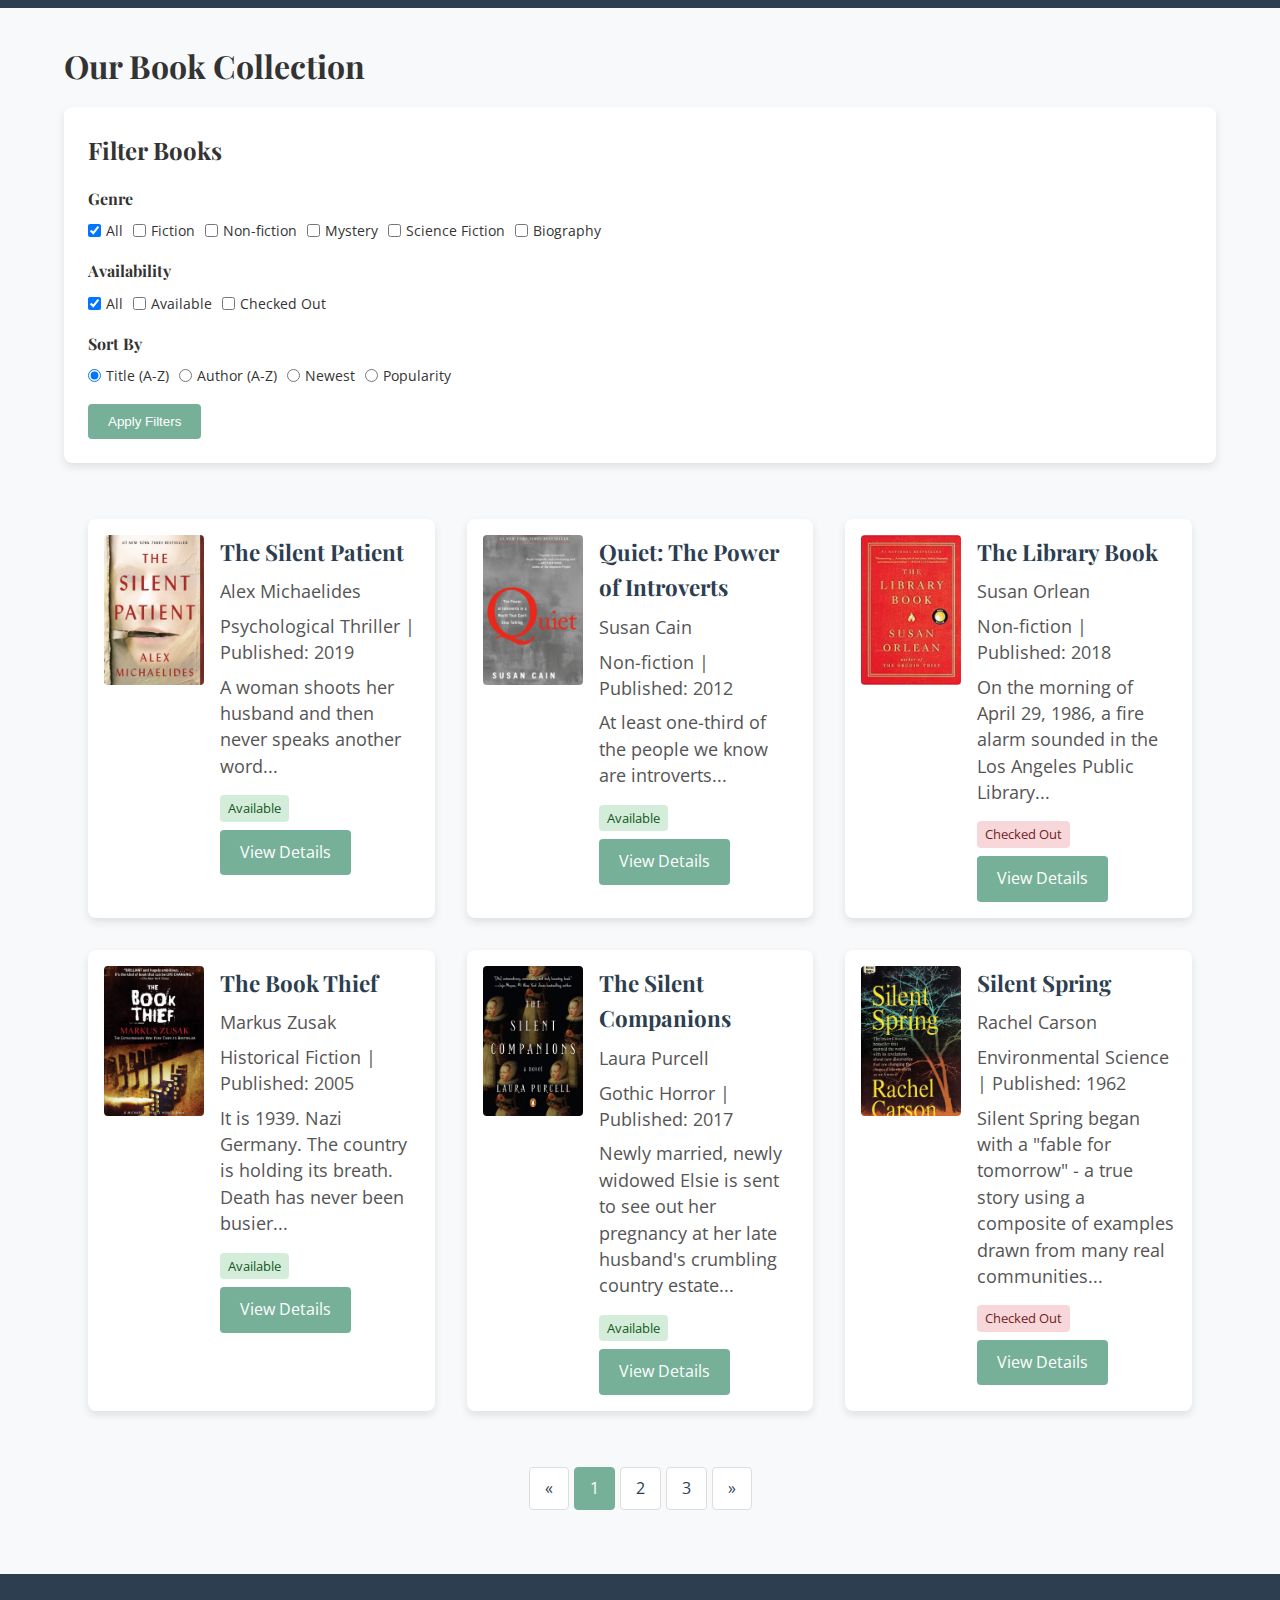
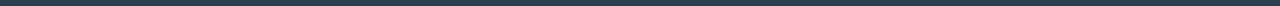
<file: pages/books-list.html>
<!DOCTYPE html>
<html lang="en">
<head>
    <meta charset="UTF-8">
    <meta name="viewport" content="width=device-width, initial-scale=1.0">
    <title>Silent Library - Books</title>
    <link href="https://fonts.googleapis.com/css2?family=Playfair+Display:wght@400;700&family=Open+Sans:wght@400;600&display=swap" rel="stylesheet">
    <link rel="stylesheet" href="https://cdnjs.cloudflare.com/ajax/libs/font-awesome/6.4.0/css/all.min.css">
    <link rel="stylesheet" href="../styles/style.css">
    <script src="https://code.jquery.com/jquery-3.7.1.min.js" integrity="sha256-/JqT3SQfawRcv/BIHPThkBvs0OEvtFFmqPF/lYI/Cxo=" crossorigin="anonymous"></script>
    <link href="https://cdn.jsdelivr.net/npm/bootstrap@5.3.7/dist/css/bootstrap.min.css" rel="stylesheet" integrity="sha384-LN+7fdVzj6u52u30Kp6M/trliBMCMKTyK833zpbD+pXdCLuTusPj697FH4R/5mcr" crossorigin="anonymous">

    <!-- Common header and footer-->
    <script>
        $(document).ready(function(){
            $('header').load("../pages/header.html");
            $('footer').load("../pages/footer.html");
        })
    </script>
</head>

<body>
    <!-- Header -->
    <header class="clearfix">

    </header>


    <!-- Main Content -->
    <main class="container" style="padding: 2rem 0;">
        <h1>Our Book Collection</h1>
        
        <!-- Filters -->
        <div class="book-filters">
            <h2>Filter Books</h2>
            <div class="filter-group">
                <h4>Genre</h4>
                <div class="filter-options">
                    <label><input type="checkbox" checked> All</label>
                    <label><input type="checkbox"> Fiction</label>
                    <label><input type="checkbox"> Non-fiction</label>
                    <label><input type="checkbox"> Mystery</label>
                    <label><input type="checkbox"> Science Fiction</label>
                    <label><input type="checkbox"> Biography</label>
                </div>
            </div>
            
            <div class="filter-group">
                <h4>Availability</h4>
                <div class="filter-options">
                    <label><input type="checkbox" checked> All</label>
                    <label><input type="checkbox"> Available</label>
                    <label><input type="checkbox"> Checked Out</label>
                </div>
            </div>
            
            <div class="filter-group">
                <h4>Sort By</h4>
                <div class="filter-options">
                    <label><input type="radio" name="sort" checked> Title (A-Z)</label>
                    <label><input type="radio" name="sort"> Author (A-Z)</label>
                    <label><input type="radio" name="sort"> Newest</label>
                    <label><input type="radio" name="sort"> Popularity</label>
                </div>
            </div>
            
            <button class="btn">Apply Filters</button>
        </div>
        
        <!-- Book List -->
        <div class="book-list">
            <div class="book-list-item">
                <a href="../pages/book-details-TheSilentPatient.html" class="book-image-link">
                    <img src="../images/Book-TheSilentPatient.jpg" alt="The Silent Patient">
                </a>
                <div class="book-list-info">
                    <h3>The Silent Patient</h3>
                    <p>Alex Michaelides</p>
                    <p>Psychological Thriller | Published: 2019</p>
                    <p>A woman shoots her husband and then never speaks another word...</p>
                    <span class="book-status available">Available</span>
                    <a href="../pages/book-details-TheSilentPatient.html" class="btn" style="margin-top: 0.5rem; display: inline-block;">View Details</a>
                </div>
            </div>
            
            <div class="book-list-item">
                <a href="../pages/book-details-QuietThePowerOfIntroverts.html" class="book-image-link">
                    <img src="../images/Book-QuietThePowerOfIntroverts.jpg" alt="Quiet: The Power of Introverts">
                </a>
                <div class="book-list-info">
                    <h3>Quiet: The Power of Introverts</h3>
                    <p>Susan Cain</p>
                    <p>Non-fiction | Published: 2012</p>
                    <p>At least one-third of the people we know are introverts...</p>
                    <span class="book-status available">Available</span>
                    <a href="../pages/book-details-QuietThePowerOfIntroverts.html" class="btn" style="margin-top: 0.5rem; display: inline-block;">View Details</a>
                </div>
            </div>
            
            <div class="book-list-item">
                <a href="../pages/book-details-TheLibraryBook.html" class="book-image-link">
                    <img src="../images/Book-TheLibraryBook.jpg" alt="The Library Book">
                </a>
                <div class="book-list-info">
                    <h3>The Library Book</h3>
                    <p>Susan Orlean</p>
                    <p>Non-fiction | Published: 2018</p>
                    <p>On the morning of April 29, 1986, a fire alarm sounded in the Los Angeles Public Library...</p>
                    <span class="book-status unavailable">Checked Out</span>
                    <a href="../pages/book-details-TheLibraryBook.html" class="btn" style="margin-top: 0.5rem; display: inline-block;">View Details</a>
                </div>
            </div>
            
            <div class="book-list-item">
                <img src="../images/Book-TheBookThief.jpg" alt="The Book Thief">
                <div class="book-list-info">
                    <h3>The Book Thief</h3>
                    <p>Markus Zusak</p>
                    <p>Historical Fiction | Published: 2005</p>
                    <p>It is 1939. Nazi Germany. The country is holding its breath. Death has never been busier...</p>
                    <span class="book-status available">Available</span>
                    <a href="#" class="btn" style="margin-top: 0.5rem; display: inline-block;">View Details</a>
                </div>
            </div>
            
            <div class="book-list-item">
                <img src="../images/Book-TheSilentCompanions.jpg" alt="The Silent Companions">
                <div class="book-list-info">
                    <h3>The Silent Companions</h3>
                    <p>Laura Purcell</p>
                    <p>Gothic Horror | Published: 2017</p>
                    <p>Newly married, newly widowed Elsie is sent to see out her pregnancy at her late husband's crumbling country estate...</p>
                    <span class="book-status available">Available</span>
                    <a href="#" class="btn" style="margin-top: 0.5rem; display: inline-block;">View Details</a>
                </div>
            </div>
            
            <div class="book-list-item">
                <img src="../images/Book-SilentSpring.jpg" alt="Silent Spring">
                <div class="book-list-info">
                    <h3>Silent Spring</h3>
                    <p>Rachel Carson</p>
                    <p>Environmental Science | Published: 1962</p>
                    <p>Silent Spring began with a "fable for tomorrow" - a true story using a composite of examples drawn from many real communities...</p>
                    <span class="book-status unavailable">Checked Out</span>
                    <a href="#" class="btn" style="margin-top: 0.5rem; display: inline-block;">View Details</a>
                </div>
            </div>
        </div>
        
        <!-- Pagination -->
        <div class="pagination">
            <a href="#">&laquo;</a>
            <a href="#" class="active">1</a>
            <a href="#">2</a>
            <a href="#">3</a>
            <a href="#">&raquo;</a>
        </div>
    </main>

    <!-- Footer -->
    <footer>

    </footer>

    <script>
        // Mobile menu toggle
        const mobileMenuBtn = document.querySelector('.mobile-menu-btn');
        const nav = document.querySelector('nav ul');
        
        mobileMenuBtn.addEventListener('click', () => {
            nav.style.display = nav.style.display === 'flex' ? 'none' : 'flex';
        });
        
        // Responsive adjustments
        function handleResize() {
            if (window.innerWidth > 768) {
                nav.style.display = 'flex';
            } else {
                nav.style.display = 'none';
            }
        }
        
        window.addEventListener('resize', handleResize);
        handleResize(); // Initialize
    </script>
</body>
</html>
</file>
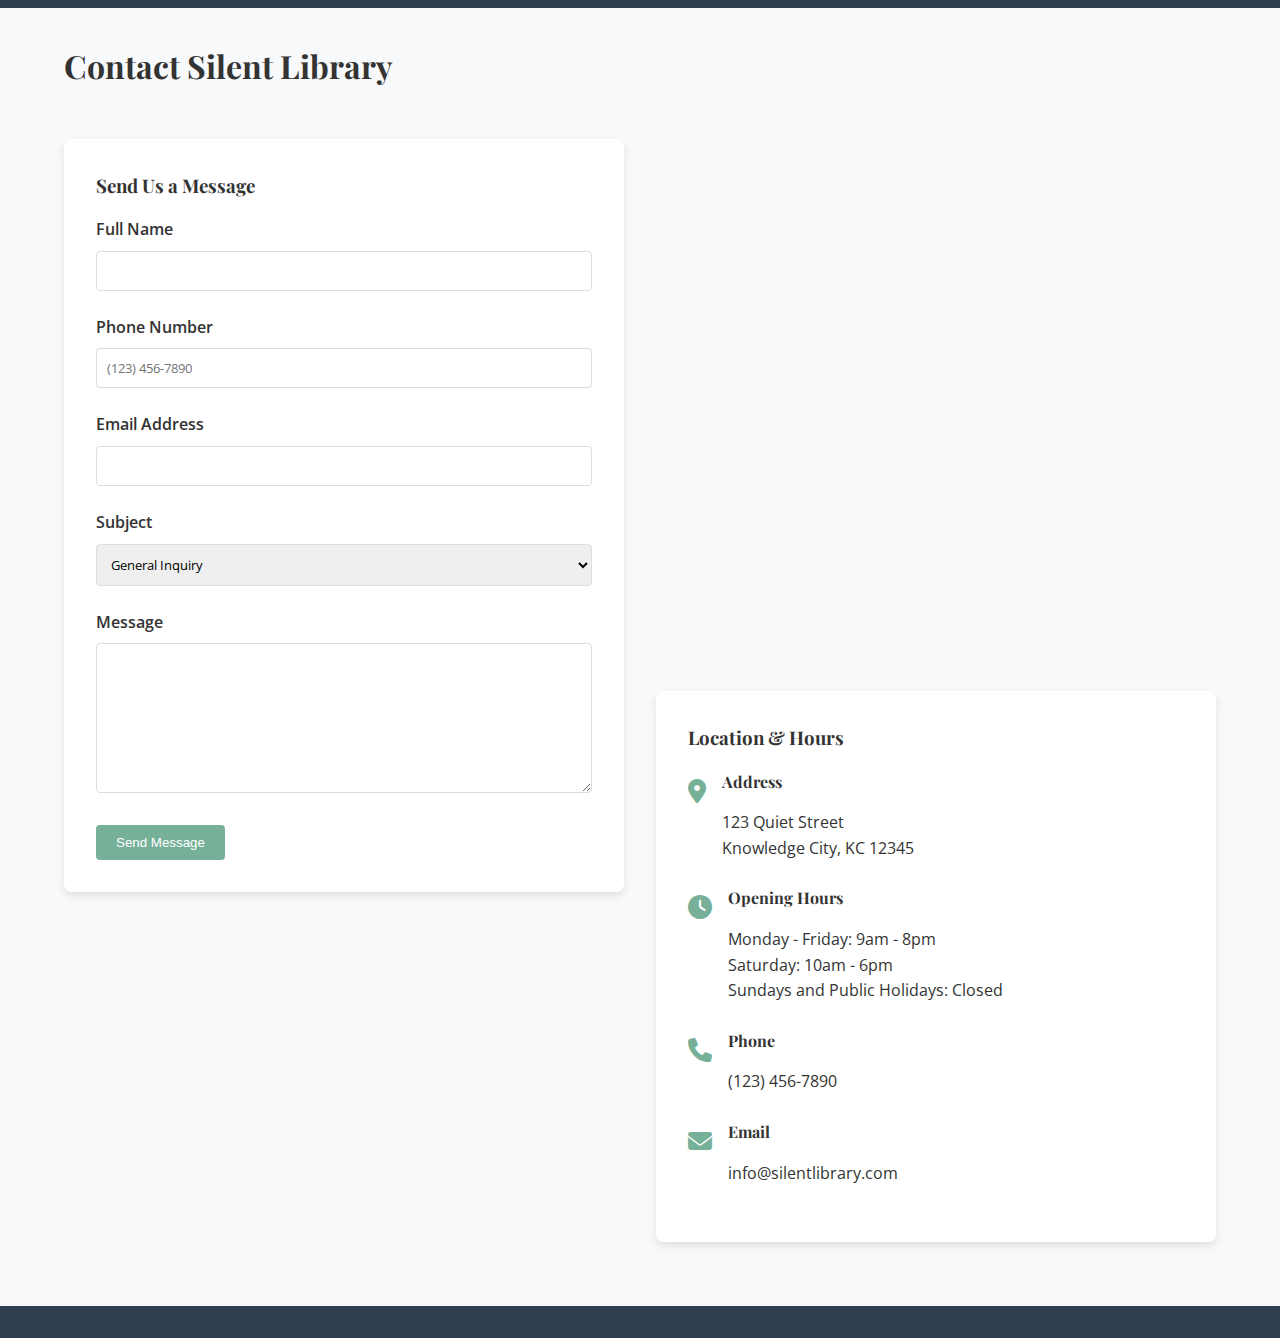
<file: pages/contact.html>
<!DOCTYPE html>
<html lang="en">
<head>
    <meta charset="UTF-8">
    <meta name="viewport" content="width=device-width, initial-scale=1.0">
    <title>Contact Us | Silent Library</title>
    <link href="https://fonts.googleapis.com/css2?family=Playfair+Display:wght@400;700&family=Open+Sans:wght@400;600&display=swap" rel="stylesheet">
    <link rel="stylesheet" href="https://cdnjs.cloudflare.com/ajax/libs/font-awesome/6.4.0/css/all.min.css">
    <link rel="stylesheet" href="../styles/style.css">
    <script src="https://code.jquery.com/jquery-3.7.1.min.js" integrity="sha256-/JqT3SQfawRcv/BIHPThkBvs0OEvtFFmqPF/lYI/Cxo=" crossorigin="anonymous"></script>
    <link href="https://cdn.jsdelivr.net/npm/bootstrap@5.3.7/dist/css/bootstrap.min.css" rel="stylesheet" integrity="sha384-LN+7fdVzj6u52u30Kp6M/trliBMCMKTyK833zpbD+pXdCLuTusPj697FH4R/5mcr" crossorigin="anonymous">

    <!-- Common header and footer-->
    <script>
        $(document).ready(function(){
            $('header').load("../pages/header.html");
            $('footer').load("../pages/footer.html");
        })
    </script>

    <style>
        /* Additional styles for the new layout */
        .contact-layout {
            display: grid;
            grid-template-columns: 1fr 1fr;
            gap: 2rem;
        }
        
        .contact-form-section {
            grid-column: 1;
        }
        
        .right-column {
            grid-column: 2;
            display: grid;
            grid-template-rows: 1fr 1fr;
            gap: 2rem;
        }
        
        .contact-map {
            height: 100%;
            min-height: 300px;
        }
        
        .contact-info-section {
            background-color: white;
            padding: 2rem;
            border-radius: 8px;
            box-shadow: 0 4px 8px rgba(0, 0, 0, 0.1);
        }
        
        @media (max-width: 768px) {
            .contact-layout {
                grid-template-columns: 1fr;
            }
            
            .contact-form-section, .right-column {
                grid-column: 1;
            }
            
            .right-column {
                grid-template-rows: auto auto;
            }
        }
    </style>
</head>
<body>
    <!-- Header -->
    <header class="clearfix">

    </header>

    <!-- Main Content -->
    <main class="container" style="padding: 2rem 0;">
        <h1>Contact Silent Library</h1>
        
        <div class="contact-layout">
            <!-- Left Column - Contact Form -->
            <div class="contact-form-section">
                <div class="contact-form">
                    <h3 id="contact-form">Send Us a Message</h3>
                    <form>
                        <div class="form-group">
                            <label for="name">Full Name</label>
                            <input type="text" id="name" name="name" required>
                        </div>
                        
                        <div class="form-group">
                            <label for="phone">Phone Number</label>
                            <input type="tel" id="phone" name="phone" placeholder="(123) 456-7890">
                        </div>

                        <div class="form-group">
                            <label for="email">Email Address</label>
                            <input type="email" id="email" name="email" required>
                        </div>
                        
                        <div class="form-group">
                            <label for="subject">Subject</label>
                            <select id="subject" name="subject">
                                <option value="general">General Inquiry</option>
                                <option value="membership">Membership Question</option>
                                <option value="event">Event Information</option>
                                <option value="donation">Book Donation</option>
                                <option value="feedback">Feedback/Suggestion</option>
                                <option value="other">Other</option>
                            </select>
                        </div>
                        
                        <div class="form-group">
                            <label for="message">Message</label>
                            <textarea id="message" name="message" required></textarea>
                        </div>
                        
                        <button type="submit" class="btn">Send Message</button>
                    </form>
                </div>
            </div>
            
            <!-- Right Column -->
            <div class="right-column">
                <!-- Top Right - Map -->
                <div class="contact-map">
                    <iframe src="https://www.google.com/maps/embed?pb=!1m18!1m12!1m3!1d3022.21520917933!2d-73.9878449241646!3d40.74844047138972!2m3!1f0!2f0!3f0!3m2!1i1024!2i768!4f13.1!3m3!1m2!1s0x89c259a9b3117469%3A0xd134e199a405a163!2sEmpire%20State%20Building!5e0!3m2!1sen!2sus!4v1689875005283!5m2!1sen!2sus" width="100%" height="100%" style="border:0; border-radius: 8px;" allowfullscreen="" loading="lazy" referrerpolicy="no-referrer-when-downgrade"></iframe>
                </div>
                
                <!-- Bottom Right - Contact Info -->
                <div class="contact-info-section" id="location">
                    <h3>Location & Hours</h3>
                    
                    <div class="contact-item">
                        <div class="contact-icon">
                            <i class="fas fa-map-marker-alt"></i>
                        </div>
                        <div>
                            <h4>Address</h4>
                            <p>123 Quiet Street<br>Knowledge City, KC 12345</p>
                        </div>
                    </div>
                    
                    <div class="contact-item">
                        <div class="contact-icon">
                            <i class="fas fa-clock"></i>
                        </div>
                        <div>
                            <h4>Opening Hours</h4>
                            <p>
                                Monday - Friday: 9am - 8pm<br>
                                Saturday: 10am - 6pm<br>
                                Sundays and Public Holidays: Closed
                            </p>
                        </div>
                    </div>
                    
                    <div class="contact-item">
                        <div class="contact-icon">
                            <i class="fas fa-phone"></i>
                        </div>
                        <div>
                            <h4>Phone</h4>
                            <p>(123) 456-7890</p>
                        </div>
                    </div>
                    
                    <div class="contact-item">
                        <div class="contact-icon">
                            <i class="fas fa-envelope"></i>
                        </div>
                        <div>
                            <h4>Email</h4>
                            <p>info@silentlibrary.com</p>
                        </div>
                    </div>
                </div>
            </div>
        </div>
    </main>

    <!-- Footer -->
    <footer>

    </footer>

    <script>
        // Mobile menu toggle
        const mobileMenuBtn = document.querySelector('.mobile-menu-btn');
        const nav = document.querySelector('nav ul');
        
        mobileMenuBtn.addEventListener('click', () => {
            nav.style.display = nav.style.display === 'flex' ? 'none' : 'flex';
        });
        
        // Responsive adjustments
        function handleResize() {
            if (window.innerWidth > 768) {
                nav.style.display = 'flex';
            } else {
                nav.style.display = 'none';
            }
        }
        
        window.addEventListener('resize', handleResize);
        handleResize(); // Initialize
    </script>
</body>
</html>
</file>
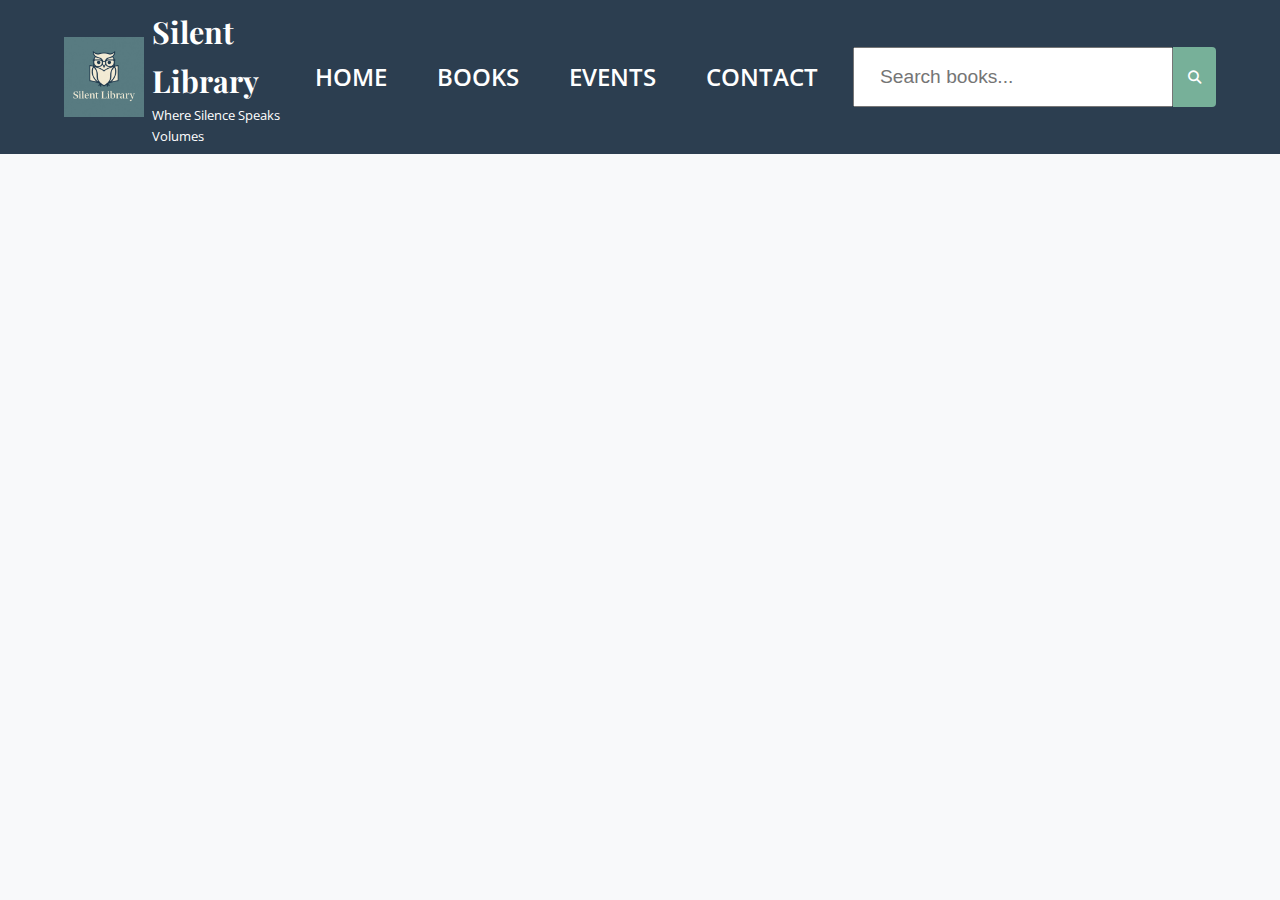
<file: pages/header.html>
<!DOCTYPE html>
<html lang="en">
<head>
    <meta charset="UTF-8">
    <meta name="viewport" content="width=device-width, initial-scale=1.0">
    <title>Quiet: The Power of Introverts | Silent Library</title>
    <link href="https://fonts.googleapis.com/css2?family=Playfair+Display:wght@400;700&family=Open+Sans:wght@400;600&display=swap" rel="stylesheet">
    <link rel="stylesheet" href="https://cdnjs.cloudflare.com/ajax/libs/font-awesome/6.4.0/css/all.min.css">
    <link rel="stylesheet" href="../styles/style.css">
    <script src="https://code.jquery.com/jquery-3.7.1.min.js" integrity="sha256-/JqT3SQfawRcv/BIHPThkBvs0OEvtFFmqPF/lYI/Cxo=" crossorigin="anonymous"></script>
    <link href="https://cdn.jsdelivr.net/npm/bootstrap@5.3.7/dist/css/bootstrap.min.css" rel="stylesheet" integrity="sha384-LN+7fdVzj6u52u30Kp6M/trliBMCMKTyK833zpbD+pXdCLuTusPj697FH4R/5mcr" crossorigin="anonymous">

    <!-- Common header and footer-->
    <script>
        $(document).ready(function(){
            $('header').load("../pages/header.html");
            $('footer').load("../pages/footer.html");
        })
    </script>
</head>

<body>   
   <!-- Header -->
    <header>
        <div class="container header-container">
            <div class="logo">
                <img src="../images/Logo-SilentLibrary.jpg" alt="Silent Library Logo">
                <div class="logo-text">
                    <h1>Silent Library</h1>
                    <p>Where Silence Speaks Volumes</p>
                </div>
            </div>
            
            <nav>
                <ul>
                    <li><a href="../index.html">Home</a></li>
                    <li><a href="../pages/books-list.html">Books</a></li>
                    <li><a href="../pages/events.html">Events</a></li>
                    <li><a href="../pages/contact.html">Contact</a></li>
                </ul>
            </nav>
            
            <div class="search-bar">
                <input type="text" placeholder="Search books...">
                <button><i class="fas fa-search"></i></button>
            </div>
            
            <button class="mobile-menu-btn">
                <i class="fas fa-bars"></i>
            </button>
        </div>
    </header>
</body>
</html>
</file>
<file: styles/style.css>
/* Global Styles */
:root {
    --primary-color: #2C3E50;
    --secondary-color: #F8F9FA;
    --accent-color: #77b099;
    --accent-back-color: #4d8c72;
    --highlight-color: #F1C40F;
    --border-color: #BDC3C7;
}

* {
    margin: 0;
    padding: 0;
    box-sizing: border-box;
}

body {
    font-family: 'Open Sans', sans-serif;
    line-height: 1.6;
    color: #333;
    background-color: var(--secondary-color);
}

h1, h2, h3, h4, h5, h6 {
    font-family: 'Playfair Display', serif;
    margin-bottom: 1rem;
}

a {
    text-decoration: none;
    color: var(--primary-color);
}

a:hover {
    color: var(--accent-color);
}

.container {
    width: 90%;
    max-width: 1200px;
    margin: 0 auto;
    padding: 0 15px;
}

.btn {
    display: inline-block;
    padding: 10px 20px;
    background-color: var(--accent-color);
    color: white;
    border: none;
    border-radius: 4px;
    cursor: pointer;
    transition: background-color 0.3s;
}

.btn:hover {
    background-color: var(--accent-back-color);
    color: var(--highlight-color);
}

.book-info .btn {
    width: 100%;
    text-align: center;
    margin-top: 0.5rem;
    background-color: var(--accent-color);
    color: white;
    border: none;
}

.book-info .btn:hover {
    background-color: var(--accent-back-color);
    color: var(--highlight-color); /* Changed from white */
}

.event-details .btn {
    background-color: var(--accent-color);
    color: white;
    border: none;
}

.event-details .btn:hover {
    background-color: var(--accent-back-color);
    color: var(--highlight-color); /* Changed from white */
}

/* Header Styles */
header {
    background-color: var(--primary-color);
    color: white;
    padding: 0.25rem 0;
    position: sticky;
    top: 0;
    z-index: 100;
}

.header-container {
    display: flex;
    justify-content: space-between;
    align-items: center;
    padding: 0.25rem 0; /* Reduced container padding */
}

.logo {
    display: flex;
    align-items: center;
    gap: 8px;
    padding: 0; /* Ensure no additional padding */
}

.logo img {
    height: 80px;
    width: auto;
    object-fit: contain;
    margin: 0; /* Ensure no extra margin */
    padding: 0; /* Ensure no extra padding */
    image-rendering: -webkit-optimize-contrast; /* Improves sharpness */
}

.logo-text {
    display: inline-block;
}

.logo-text h1 span,
.logo-text p span {
    display: inline-block;
    width: 100%;
}

.logo-text h1 {
    font-size: 1.9rem;
    margin-bottom: 0;
    width: 100%;
    padding: 0;
    text-align: left;
}

.logo-text p {
    font-size: 0.8rem;
    font-family: 'Open Sans', sans-serif;
    margin-top: -5px;
    width: 100%;
    margin: 0;
    padding: 0;
    text-align: left;
}

nav ul {
    display: flex;
    list-style: none;
    gap: 20px;
}

nav ul li a {
    color: white;
    font-weight: 600;
    padding: 10px 15px; /* Increased padding for better click area */
    border-radius: 4px;
    font-size: 1.5rem; /* Increased from default (typically 1rem) */
    text-transform: uppercase; /* ALL CAPS */
    transition: all 0.3s ease;
}

nav ul li a:hover {
    background-color: rgba(255, 255, 255, 0.1);
    transform: scale(1.05);
    color: var(--highlight-color)
}

.search-bar {
    display: flex;
    margin-left: 20px;
}

.search-bar input {
    height: 60px;
    font-size: 1.2rem;
    padding: 15px 25px;
    width: 320px;
}

.search-bar button {
    padding: 8px 15px;
    background-color: var(--accent-color);
    color: white;
    border: none;
    border-radius: 0 4px 4px 0;
    cursor: pointer;
}

/* Mobile Navigation */
.mobile-menu-btn {
    display: none;
    background: none;
    border: none;
    color: white;
    font-size: 1.5rem;
    cursor: pointer;
}

/* Footer Styles */
footer {
    background-color: var(--primary-color);
    color: white;
    padding: 1rem 0; /* Reduced from 2rem */
    margin-top: 2rem;
}

.footer-container {
    display: grid;
    grid-template-columns: repeat(auto-fit, minmax(200px, 1fr));
    gap: 1rem; /* Reduced from 2rem */
    padding: 0.5rem 0; /* Added padding */
}

.footer-section {
    margin-bottom: 0.5rem; /* Reduced spacing */
}

.footer-section h3 {
    color: white;
    margin-bottom: 0.75rem; /* Reduced from 1rem */
    font-size: 1.2rem; /* Slightly smaller */
}

.footer-section ul {
    list-style: none;
}

.footer-section ul li {
    margin-bottom: 0.25rem; /* Reduced from 0.5rem */
}

.footer-section ul li a {
    color: #ddd;
}

.footer-section ul li a:hover {
    color: white;
}

.contact-email {
    display: flex;
    align-items: center;
    gap: 8px;
    margin-bottom: 0.75rem;
}

.social-icons {
    display: flex;
    gap: 12px; /* Reduced from 15px */
    margin-top: 0.75rem; /* Reduced from 1rem */
}

.social-icons a {
    color: white;
    font-size: 1.5rem;
}

.copyright {
    text-align: center;
    margin-top: 1rem; /* Reduced from 2rem */
    padding-top: 0.75rem; /* Reduced from 1rem */
    border-top: 1px solid rgba(255, 255, 255, 0.1);
    font-size: 0.9rem; /* Slightly smaller */
    color: #ddd;
}

/* Hero Section */
.hero {
    /* Remove or comment out the background-image property for lazy loading */
    background: linear-gradient(rgba(0, 0, 0, 0.6), rgba(0, 0, 0, 0.6)), url('/silent-library/images/Hero-Library.jpg');
    background-size: cover;
    background-position: center center;
    background-repeat: no-repeat;
    color: white;
    padding: 5rem 0;
    text-align: center;
    height: 240px;
    display: flex;
    flex-direction: column;
    justify-content: center;
    position: relative;
    overflow: hidden;
}

.hero .container {
    position: relative;
    z-index: 2;
    padding-bottom: 0.75rem; /* Reduced from default */
}

.hero h1 {
    font-size: 3rem;
    margin-bottom: 1rem;
    text-shadow: 1px 1px 3px rgba(0, 0, 0, 0.5);
}

.hero p {
    font-size: 1.2rem;
    max-width: 700px;
    margin: 0 auto 0.5rem;
    text-shadow: 1px 1px 2px rgba(0, 0, 0, 0.5);
}

.hero .btn {
    display: inline-block;
    padding: 12px 30px;
    background-color: var(--accent-color);
    color: white;
    border: none;
    border-radius: 4px;
    font-size: 1.1rem;
    font-weight: 600;
    text-transform: uppercase;
    letter-spacing: 1px;
    transition: all 0.3s ease;
    margin-top: 0.25rem; /* Reduced top margin */
}

.hero .btn:hover {
    background-color: var(--accent-back-color);
    color: var(--highlight-color);
    transform: translateY(-2px);
    box-shadow: 0 4px 8px rgba(0, 0, 0, 0.2);
}

/* Responsive adjustments */
@media (max-width: 992px) {
    .hero {
        height: 240px;
    }
    .hero h1 {
        font-size: 2.5rem;
    }
}

@media (max-width: 768px) {
    nav ul {
        flex-direction: row; /* Change from column to row */
        flex-wrap: wrap; /* Allow items to wrap if needed */
        justify-content: center; /* Center the items */
        gap: 5px; /* Reduce gap between items */
    }
    
    nav ul li a {
        font-size: 0.9rem; /* Slightly smaller font */
        padding: 6px 10px; /* Smaller padding */
    }

    /* Keep the rest of your mobile styles */
    .header-container {
        flex-direction: column;
        gap: 1rem;
    }
    
    .search-bar {
        margin: 10px 0 0;
        width: 100%;
    }
    
    .search-bar input {
        width: 100%;
        font-size: 1rem;
        height: 42px;
    }
    
    .search-bar button {
        height: 42px;
    }
    
    .hero {
        height: 200px;
        padding: 3rem 0;
    }
    .hero h1 {
        font-size: 2rem;
    }
    .hero p {
        font-size: 1rem;
    }
}

@media (max-width: 576px) {
    .hero {
        height: 180px;
        padding: 2rem 0;
    }
    .hero h1 {
        font-size: 1.8rem;
    }
    .hero .btn {
        padding: 10px 20px;
        font-size: 1rem;
    }
}

/* Featured Sections */
.featured-section {
    padding: 3rem 0;
}

.section-title {
    text-align: center;
    margin-bottom: 2rem;
    position: relative;
}

.section-title::after {
    content: '';
    display: block;
    width: 80px;
    height: 3px;
    background-color: var(--accent-color);
    margin: 0.5rem auto 0;
}

.featured-books {
    display: grid;
    grid-template-columns: repeat(auto-fill, minmax(250px, 1fr));
    gap: 2rem;
}

.book-card {
    background-color: white;
    border-radius: 8px;
    overflow: hidden;
    box-shadow: 0 4px 8px rgba(0, 0, 0, 0.1);
    transition: transform 0.3s;
}

.book-card:hover {
    transform: translateY(-5px);
}

.book-card img {
    width: 100%;
    height: 300px;
    object-fit: cover;
}

.book-info {
    padding: 1rem;
}

.book-info h3 {
    font-size: 1.3rem;  /* Increased from 1.1rem */
    margin-bottom: 0.5rem;
    font-weight: 700;   /* Makes the title bolder */
}

.book-info p {
    color: #666;
    font-size: 1rem;    /* Increased from 0.9rem */
    margin-bottom: 0.5rem;
    line-height: 1.5;   /* Better spacing between lines */
}

/* Add more emphasis to the author's name */
.book-info p:first-of-type {
    font-weight: 600;
    color: #555;        /* Slightly darker than other text */
}

.book-info .btn {
    width: 100%;
    text-align: center;
    margin-top: 0.5rem;
}

/* Events Section */
.events-list {
    display: grid;
    gap: 1.5rem;
}

.event-card {
    background-color: white;
    border-radius: 8px;
    padding: 1.5rem;
    box-shadow: 0 4px 8px rgba(0, 0, 0, 0.1);
    display: grid;
    grid-template-columns: 100px 1fr;
    gap: 1.5rem;
    align-items: center;
}

.event-date {
    text-align: center;
    background-color: var(--primary-color);
    color: white;
    padding: 1rem;
    border-radius: 8px;
}

.event-date .day {
    font-size: 2rem;
    font-weight: bold;
    line-height: 1;
}

.event-date .month {
    font-size: 0.9rem;
    text-transform: uppercase;
}

.event-details h3 {
    margin-bottom: 0.5rem;
}

.event-meta {
    display: flex;
    gap: 1rem;
    margin-bottom: 0.5rem;
    color: #666;
    font-size: 0.9rem;
}

/* Book List Page */
.book-filters {
    background-color: white;
    padding: 1.5rem;
    border-radius: 8px;
    box-shadow: 0 4px 8px rgba(0, 0, 0, 0.1);
    margin-bottom: 2rem;
}

.filter-group {
    margin-bottom: 1rem;
}

.filter-group h4 {
    margin-bottom: 0.5rem;
    font-size: 1rem;
}

.filter-options {
    display: flex;
    flex-wrap: wrap;
    gap: 10px;
}

.filter-options label {
    display: flex;
    align-items: center;
    gap: 5px;
    font-size: 0.9rem;
    cursor: pointer;
}

.book-list {
    display: grid;
    grid-template-columns: repeat(auto-fill, minmax(300px, 1fr));
    gap: 2rem;
    padding: 1.5rem; /* Increased padding for better spacing */
}

.book-list-item {
    background-color: white;
    border-radius: 8px;
    overflow: hidden;
    box-shadow: 0 4px 8px rgba(0, 0, 0, 0.1);
    display: grid;
    grid-template-columns: 100px 1fr;
    gap: 1rem;
    padding: 1rem;
}

.book-list-item img {
    width: 100%;
    height: 150px;
    object-fit: cover;
    border-radius: 4px;
}

.book-list-info h3 {
    font-size: 1.4rem; /* Increased from default */
    margin-bottom: 0.5rem;
    font-weight: 700; /* Make titles bolder */
    color: var(--primary-color);
}

.book-list-info p {
        font-size: 1.1rem; /* Increased from 0.9rem */
    margin-bottom: 0.5rem;
    line-height: 1.5; /* Better line spacing */
    /* font-weight: 600; */
    color: #555; /* Slightly darker than other text */
}

.book-status {
    display: inline-block;
    padding: 3px 8px;
    font-size: 0.8rem;
    border-radius: 4px;
    margin-top: 0.5rem;
}

.book-info .btn:hover {
    background-color: var(--accent-back-color);
    color: var(--highlight-color);
}

.book-list-info .btn {
    display: inline-block;
    padding: 10px 20px;
    background-color: var(--accent-color);
    color: white;
    border: none;
    border-radius: 4px;
    cursor: pointer;
    transition: background-color 0.3s;
}

.book-list-info .btn:hover {
    background-color: var(--accent-back-color);
    color: var(--highlight-color);
}

.available {
    background-color: #d4edda;
    color: #155724;
}

.unavailable {
    background-color: #f8d7da;
    color: #721c24;
}

.pagination {
    display: flex;
    justify-content: center;
    margin-top: 2rem;
    gap: 5px;
}

.pagination a, .pagination span {
    display: inline-block;
    padding: 8px 15px;
    background-color: white;
    border: 1px solid #ddd;
    border-radius: 4px;
}

.pagination a:hover {
    background-color: #f1f1f1;
}

.pagination .active {
    background-color: var(--accent-color);
    color: white;
    border-color: var(--accent-color);
}

/* Book Details Page */
.book-detail {
    background-color: white;
    border-radius: 8px;
    box-shadow: 0 4px 8px rgba(0, 0, 0, 0.1);
    padding: 2rem;
    display: grid;
    grid-template-columns: 300px 1fr;
    gap: 3rem; /* Increase gap between cover and content */
}

.book-cover img {
    width: 100%;
    height: auto;
    border-radius: 8px;
    box-shadow: 0 4px 8px rgba(0, 0, 0, 0.2);
}

.book-meta {
    margin-bottom: 2rem; /* More space after meta */
}

.book-meta p {
    font-size: 1.2rem; /* Increased from default */
    margin-bottom: 0.75rem;
    color: #555;
}

.book-meta span:first-child {
    font-weight: 600;
    color: #333;
    min-width: 100px;
    display: inline-block;
}

.book-content h2 {
    font-size: 1.8rem;
    margin: 2rem 0 1rem;
    color: var(--primary-color);
}

.book-content p {
    font-size: 1.1rem;
    line-height: 1.7;
    margin-bottom: 1.2rem;
}

.book-content h3 {
    font-size: 1.5rem;
    margin: 1.8rem 0 1rem;
    color: var(--primary-color);
}

.book-content ul li {
    font-size: 1.1rem;
    margin-bottom: 0.7rem;
    line-height: 1.6;
}

/* Author Bio Section */
.privacy-section h2 {
    font-size: 1.8rem;
    margin-bottom: 1.5rem;
}

.privacy-section h3 {
    font-size: 1.5rem;
    margin-bottom: 1rem;
}

.privacy-section p {
    font-size: 1.1rem;
    line-height: 1.7;
}

/* Related Books Section */
.related-books h2 {
    font-size: 1.8rem;
    margin: 3rem 0 1.5rem;
}

.book-actions {
    display: flex;
    gap: 1rem;
    margin-top: 2.5rem;
}

.book-actions .btn {
    background-color: var(--accent-color);
    color: white;
    border: none;
    padding: 10px 20px;
    border-radius: 4px;
    cursor: pointer;
    transition: background-color 0.3s;
    display: inline-flex;
    align-items: center;
    gap: 8px; /* Space between icon and text */
}

.book-actions .btn:hover {
    background-color: var(--accent-back-color);
    color: var(--highlight-color);
}

.related-books {
    margin-top: 3rem;
}

/* Contact Page */
.contact-container {
    display: grid;
    grid-template-columns: 1fr 1fr;
    gap: 2rem;
}

.contact-info {
    background-color: white;
    padding: 2rem;
    border-radius: 8px;
    box-shadow: 0 4px 8px rgba(0, 0, 0, 0.1);
}

.contact-info h3 {
    margin-bottom: 1.5rem;
}

.contact-item {
    display: flex;
    align-items: flex-start;
    gap: 1rem;
    margin-bottom: 1.5rem;
}

.contact-icon {
    font-size: 1.5rem;
    color: var(--accent-color);
    margin-top: 3px;
}

.right-column {
    grid-column: 2;
    display: grid;
    gap: 1rem;
    align-content: start;
}

.contact-map {
    height: 300px;
    min-height: auto; /* Remove min-height if it was forcing extra space */
}

.contact-info-section {
    /* Existing styles remain */
    margin-top: 0; /* Ensure no extra margin */
}

.contact-form {
    background-color: white;
    padding: 2rem;
    border-radius: 8px;
    box-shadow: 0 4px 8px rgba(0, 0, 0, 0.1);
    margin-top: 2rem;
}

.form-group {
    margin-bottom: 1.5rem;
}

.form-group label {
    display: block;
    margin-bottom: 0.5rem;
    font-weight: 600;
}

.form-group input,
.form-group textarea,
.form-group select {
    width: 100%;
    padding: 10px;
    border: 1px solid #ddd;
    border-radius: 4px;
    font-family: 'Open Sans', sans-serif;
}

.form-group textarea {
    min-height: 150px;
}

/* Sitemap Page */
.sitemap-container {
    background-color: white;
    padding: 2rem;
    border-radius: 8px;
    box-shadow: 0 4px 8px rgba(0, 0, 0, 0.1);
}

.sitemap-list {
    list-style: none;
}

.sitemap-list > li {
    margin-bottom: 1.5rem;
}

.sitemap-list > li > a {
    font-weight: 600;
    font-size: 1.1rem;
    color: var(--primary-color);
}

.sitemap-sublist {
    list-style: none;
    margin-top: 0.5rem;
    padding-left: 1rem;
}

.sitemap-sublist li {
    margin-bottom: 0.5rem;
    position: relative;
    padding-left: 1rem;
}

.sitemap-sublist li::before {
    content: '•';
    position: absolute;
    left: 0;
    color: var(--accent-color);
}

/* Privacy Policy Page */
.privacy-container {
    background-color: white;
    padding: 2rem;
    border-radius: 8px;
    box-shadow: 0 4px 8px rgba(0, 0, 0, 0.1);
}

.privacy-section {
    margin-bottom: 2rem;
}

.privacy-section h3 {
    margin-bottom: 1rem;
    color: var(--primary-color);
}

.privacy-section p {
    margin-bottom: 1rem;
    line-height: 1.6;
}

.privacy-section ul {
    margin-left: 2rem;
    margin-bottom: 1rem;
}

/* Responsive Styles */
@media (max-width: 992px) {
    .contact-container {
        grid-template-columns: 1fr;
    }
    
    .book-detail {
        grid-template-columns: 1fr;
    }
    
    .book-detail img {
        justify-self: center;
        max-width: 300px;
    }
}

@media (max-width: 768px) {
    .header-container {
        display: grid;
        grid-template-areas:
            "logo menu-btn"
            "nav nav"
            "search search";
        gap: 1rem;
        align-items: center;
    }

    .logo {
        grid-area: logo;
        justify-self: start;
    }

    .mobile-menu-btn {
        grid-area: menu-btn;
        justify-self: end;
        display: block; /* Make sure it's visible */
    }

    nav {
        grid-area: nav;
    }

    nav ul {
        display: flex;
        flex-direction: row;
        flex-wrap: wrap;
        justify-content: center;
        gap: 5px;
    }

    nav ul li a {
        font-size: 0.9rem;
        padding: 6px 10px;
    }

    .search-bar {
        grid-area: search;
        margin: 0;
        width: 100%;
    }

    .search-bar input {
        width: 100%;
        font-size: 1rem;
        height: 42px;
    }

    .search-bar button {
        height: 42px;
    }

    
    .hero h1 {
        font-size: 2.2rem;
    }
    
    .event-card {
        grid-template-columns: 1fr;
    }
    
    .event-date {
        display: flex;
        justify-content: center;
        gap: 1rem;
        align-items: center;
    }
    
    .event-date .day {
        font-size: 1.5rem;
    }
}

@media (max-width: 576px) {
    .book-list-item {
        grid-template-columns: 1fr;
    }
    
    .book-list-item img {
        height: 200px;
    }
    
    .hero {
        padding: 3rem 0;
    }
    
    .hero h1 {
        font-size: 1.8rem;
    }
    
    .hero p {
        font-size: 1rem;
    }
}
</file>
